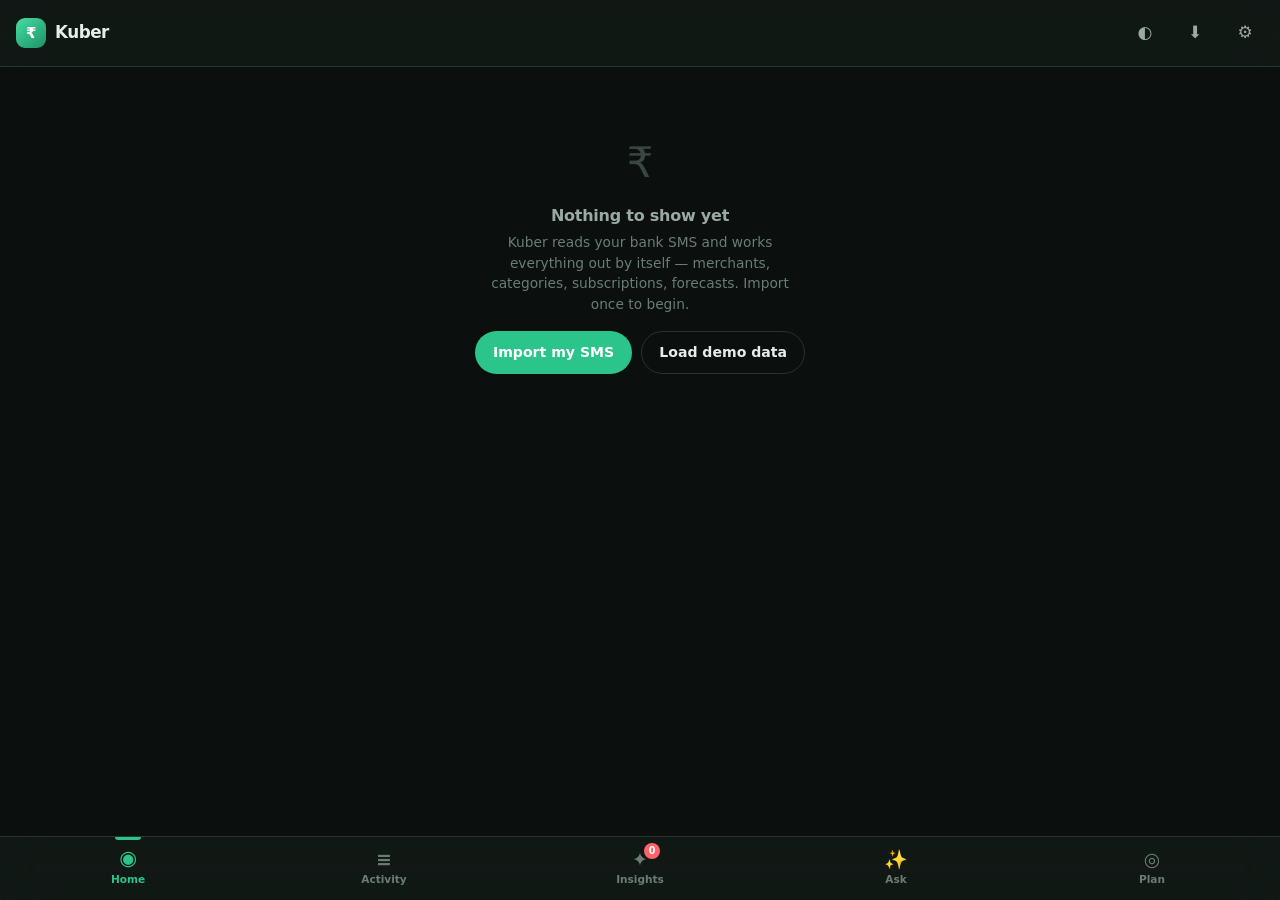
<file: www/index.html>
<!DOCTYPE html>
<html lang="en" data-theme="dark">
<head>
<meta charset="utf-8">
<meta name="viewport" content="width=device-width, initial-scale=1, viewport-fit=cover">
<meta name="description" content="Kuber — an automatic personal finance assistant. Import your bank SMS, and everything else happens by itself.">
<meta name="theme-color" content="#0b100e">
<title>Kuber — Automatic Finance</title>

<link rel="manifest" href="manifest.webmanifest">

<!-- iOS home-screen web app. Safari ignores the manifest for these, so the
     Apple-specific tags are required, not duplicative. -->
<meta name="apple-mobile-web-app-capable" content="yes">
<meta name="apple-mobile-web-app-status-bar-style" content="black-translucent">
<meta name="apple-mobile-web-app-title" content="Kuber">
<meta name="mobile-web-app-capable" content="yes">
<link rel="apple-touch-icon" href="icons/icon-180.png">
<link rel="apple-touch-icon" sizes="152x152" href="icons/icon-152.png">
<link rel="apple-touch-icon" sizes="167x167" href="icons/icon-167.png">
<link rel="apple-touch-icon" sizes="180x180" href="icons/icon-180.png">
<link rel="icon" href="icons/icon-192.png">

<link rel="stylesheet" href="css/app.css">
</head>
<body>

<header class="topbar">
  <div class="logo"><span class="mark">₹</span> Kuber</div>
  <div class="spacer"></div>
  <button class="icon-btn" id="btnTheme" title="Toggle theme" aria-label="Toggle theme">◐</button>
  <button class="icon-btn" id="btnImport" title="Import data" aria-label="Import data">⬇</button>
  <button class="icon-btn" id="btnSettings" title="Settings" aria-label="Settings">⚙</button>
</header>

<main class="app">

  <!-- ============ HOME ============ -->
  <section class="view active" id="view-home">
    <div id="homeContent"></div>
  </section>

  <!-- ============ TIMELINE ============ -->
  <section class="view" id="view-timeline">
    <div class="view-head"><h1>Transactions</h1><span class="sub" id="timelineCount"></span></div>
    <div class="search-bar">
      <span class="ico">🔎</span>
      <input type="text" id="searchInput" placeholder="Try: swiggy, fuel above 1000, upi, last month…" autocomplete="off">
    </div>
    <div class="chips" id="filterChips"></div>
    <div id="timelineList"></div>
  </section>

  <!-- ============ INSIGHTS ============ -->
  <section class="view" id="view-insights">
    <div class="view-head"><h1>Insights</h1></div>
    <div id="insightsContent"></div>
  </section>

  <!-- ============ ASSISTANT ============ -->
  <section class="view" id="view-assistant">
    <div class="view-head"><h1>Ask Kuber</h1></div>
    <div id="assistantContent"></div>
  </section>

  <!-- ============ PLAN ============ -->
  <section class="view" id="view-plan">
    <div class="view-head"><h1>Plan</h1></div>
    <div id="planContent"></div>
  </section>

</main>

<nav class="nav" role="tablist">
  <button data-view="home" class="active"><span class="ico">◉</span>Home</button>
  <button data-view="timeline"><span class="ico">≡</span>Activity</button>
  <button data-view="insights"><span class="ico">✦</span>Insights<span class="badge" id="reviewBadge" hidden>0</span></button>
  <button data-view="assistant"><span class="ico">✨</span>Ask</button>
  <button data-view="plan"><span class="ico">◎</span>Plan</button>
</nav>

<div id="modalRoot"></div>
<div id="toastRoot"></div>

<script type="module" src="js/app.js"></script>
<script>
  // Registered outside the module so a service-worker failure can never stop
  // the app itself from booting.
  if ('serviceWorker' in navigator && location.protocol.startsWith('http')) {
    window.addEventListener('load', () => {
      navigator.serviceWorker.register('sw.js', { scope: './' }).catch(() => {});
    });
  }
</script>
</body>
</html>
</file>
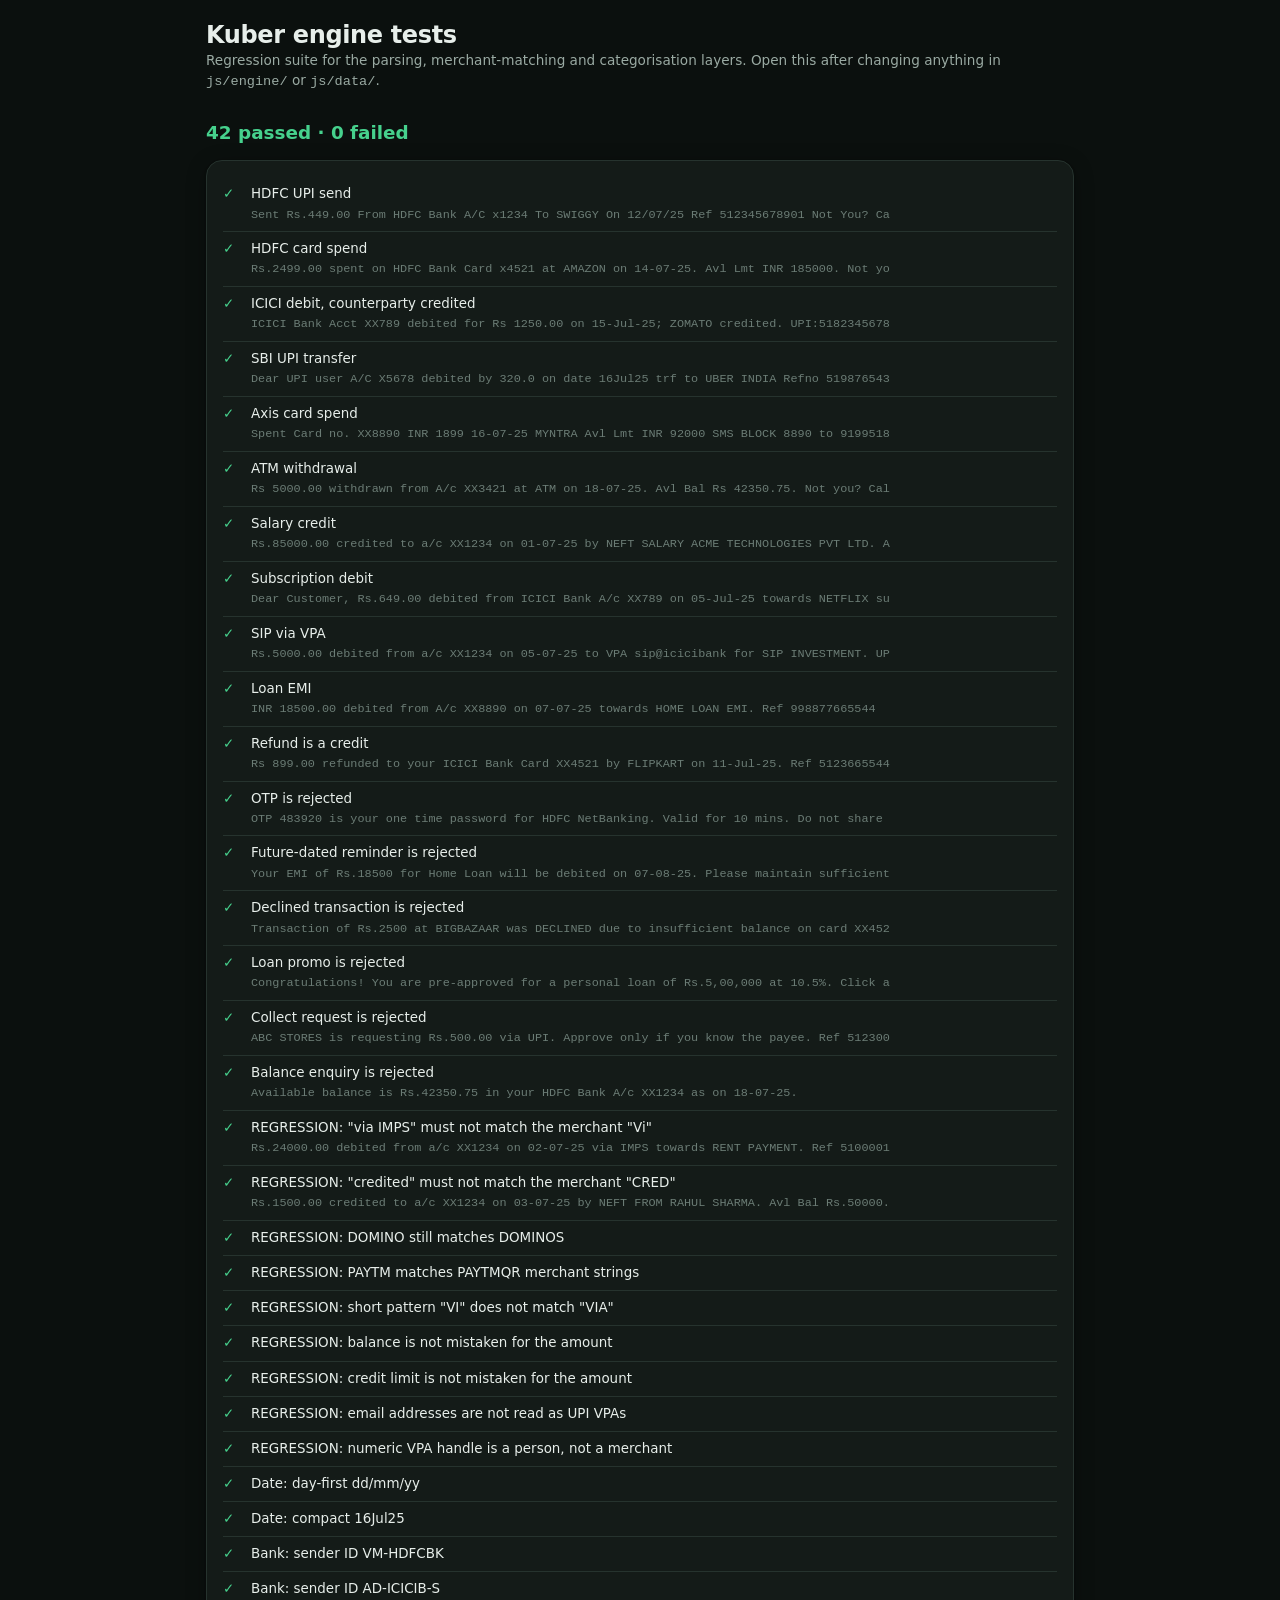
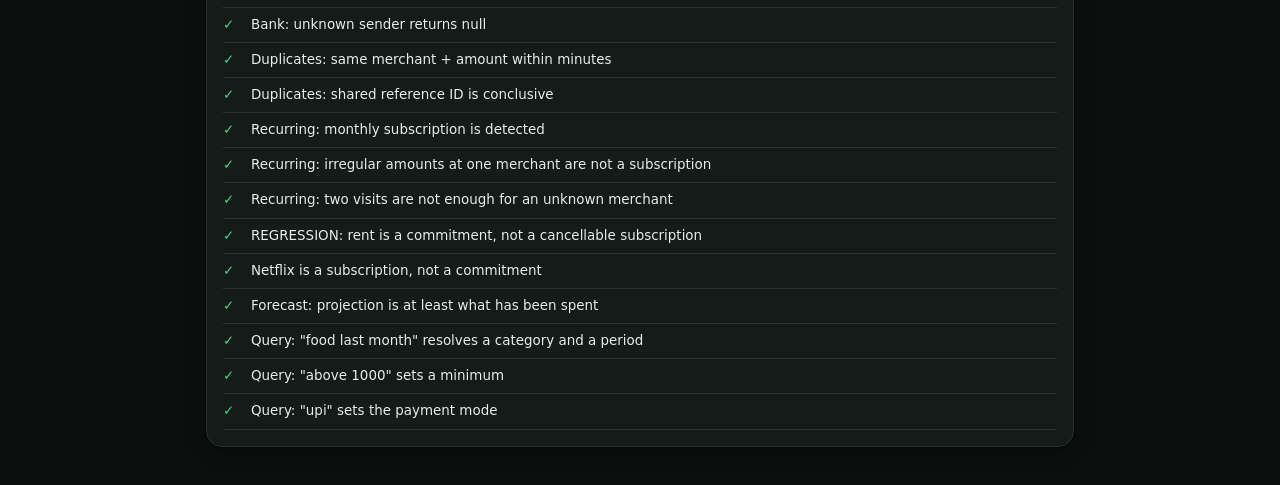
<file: www/tests.html>
<!DOCTYPE html>
<html lang="en" data-theme="dark">
<head>
<meta charset="utf-8">
<meta name="viewport" content="width=device-width, initial-scale=1">
<title>Kuber — Engine tests</title>
<link rel="stylesheet" href="css/app.css">
<style>
  body { padding: 20px; padding-bottom: 40px; }
  .app { max-width: 900px; }
  .case { display: flex; gap: 10px; padding: 7px 0; border-bottom: 1px solid var(--border); font-size: 0.84rem; align-items: flex-start; }
  .case .mark { flex: none; width: 18px; font-weight: 700; }
  .case.pass .mark { color: var(--income); }
  .case.fail .mark { color: var(--spend); }
  .case .detail { flex: 1; min-width: 0; }
  .case .why { color: var(--spend); font-size: 0.78rem; margin-top: 2px; }
  .case .raw { color: var(--text-3); font-size: 0.74rem; font-family: ui-monospace, monospace; margin-top: 2px; word-break: break-word; }
  .summary { font-size: 1.15rem; font-weight: 700; padding: 14px 0; }
</style>
</head>
<body>
<div class="app">
  <h1>Kuber engine tests</h1>
  <p class="muted mb">Regression suite for the parsing, merchant-matching and categorisation layers. Open this after changing anything in <code>js/engine/</code> or <code>js/data/</code>.</p>
  <div id="out"></div>
</div>
<script type="module" src="js/tests.js"></script>
</body>
</html>
</file>
<file: www/css/app.css>
/* Kuber — design system
   Material 3 inspired tokens, mobile-first, one-handed reach.
   Everything is a CSS variable so the Flutter port can consume the same values. */

:root {
  color-scheme: light dark;

  /* Brand */
  --brand: #00875a;
  --brand-bright: #00a06b;
  --brand-dim: #006644;

  /* Semantic */
  --spend: #e5484d;
  --income: #30a46c;
  --warn: #f5a524;
  --info: #3b82f6;

  /* Radii & motion */
  --r-sm: 10px;
  --r-md: 16px;
  --r-lg: 22px;
  --r-full: 999px;
  --ease: cubic-bezier(0.22, 1, 0.36, 1);
  --dur: 0.28s;

  /* Layout */
  --nav-h: 64px;
  --max-w: 1180px;

  /* Light surfaces */
  --bg: #f4f6f5;
  --bg-2: #eaeeec;
  --surface: #ffffff;
  --surface-2: #f7f9f8;
  --surface-3: #eef2f0;
  --border: #dde3e0;
  --text: #10201a;
  --text-2: #5a6b64;
  --text-3: #8b9993;
  --shadow: 0 1px 2px rgba(16, 32, 26, 0.06), 0 4px 16px rgba(16, 32, 26, 0.06);
  --shadow-lg: 0 8px 40px rgba(16, 32, 26, 0.14);
  --glass: rgba(255, 255, 255, 0.72);
}

:root[data-theme='dark'],
:root:not([data-theme='light']) {
  --bg: #0b100e;
  --bg-2: #0e1512;
  --surface: #141b18;
  --surface-2: #1a2320;
  --surface-3: #212b27;
  --border: #26332e;
  --text: #e7eeea;
  --text-2: #9aaaa3;
  --text-3: #6b7c75;
  --shadow: 0 1px 2px rgba(0, 0, 0, 0.4), 0 4px 20px rgba(0, 0, 0, 0.3);
  --shadow-lg: 0 12px 48px rgba(0, 0, 0, 0.55);
  --glass: rgba(20, 27, 24, 0.78);
  --brand: #2bc48a;
  --brand-bright: #46dda2;
  --brand-dim: #1d9268;
  --spend: #ff6369;
  --income: #46d18d;
}

/* An explicit light choice must beat the dark default above. */
:root[data-theme='light'] {
  --bg: #f4f6f5;
  --bg-2: #eaeeec;
  --surface: #ffffff;
  --surface-2: #f7f9f8;
  --surface-3: #eef2f0;
  --border: #dde3e0;
  --text: #10201a;
  --text-2: #5a6b64;
  --text-3: #8b9993;
  --glass: rgba(255, 255, 255, 0.72);
  --brand: #00875a;
  --brand-bright: #00a06b;
  --spend: #e5484d;
  --income: #30a46c;
}

* { box-sizing: border-box; margin: 0; padding: 0; }

html { -webkit-text-size-adjust: 100%; }

body {
  font-family: 'Inter', -apple-system, BlinkMacSystemFont, 'Segoe UI', Roboto, system-ui, sans-serif;
  background: var(--bg);
  color: var(--text);
  font-size: 15px;
  line-height: 1.5;
  min-height: 100vh;
  -webkit-font-smoothing: antialiased;
  padding-bottom: calc(var(--nav-h) + env(safe-area-inset-bottom, 0px));
  transition: background var(--dur) var(--ease), color var(--dur) var(--ease);
}

/* Tabular figures everywhere money is shown — columns must align. */
.num, .amount, .stat-value, td.num { font-variant-numeric: tabular-nums; }

h1, h2, h3, h4 { font-weight: 650; letter-spacing: -0.015em; line-height: 1.25; }
h1 { font-size: 1.5rem; }
h2 { font-size: 1.15rem; }
h3 { font-size: 1rem; }

button, input, select, textarea { font: inherit; color: inherit; }
button { cursor: pointer; border: none; background: none; }
a { color: var(--brand); text-decoration: none; }

/* ---------- Layout ---------- */

.app { max-width: var(--max-w); margin: 0 auto; padding: 0 16px; }

.topbar {
  position: sticky; top: 0; z-index: 40;
  display: flex; align-items: center; gap: 12px;
  padding: 14px 16px calc(14px + env(safe-area-inset-top, 0px));
  background: var(--glass);
  backdrop-filter: blur(18px) saturate(180%);
  -webkit-backdrop-filter: blur(18px) saturate(180%);
  border-bottom: 1px solid var(--border);
}

.topbar .logo {
  display: flex; align-items: center; gap: 9px;
  font-weight: 750; font-size: 1.05rem; letter-spacing: -0.03em;
}
.topbar .logo .mark {
  width: 30px; height: 30px; border-radius: 9px; flex: none;
  background: linear-gradient(140deg, var(--brand-bright), var(--brand-dim));
  display: grid; place-items: center; color: #fff; font-size: 15px; font-weight: 800;
}
.topbar .spacer { flex: 1; }

.icon-btn {
  width: 38px; height: 38px; border-radius: var(--r-full);
  display: grid; place-items: center; font-size: 17px;
  color: var(--text-2); transition: background var(--dur) var(--ease), color var(--dur) var(--ease);
}
.icon-btn:hover { background: var(--surface-3); color: var(--text); }

/* ---------- Bottom navigation ---------- */

.nav {
  position: fixed; bottom: 0; left: 0; right: 0; z-index: 50;
  height: calc(var(--nav-h) + env(safe-area-inset-bottom, 0px));
  padding-bottom: env(safe-area-inset-bottom, 0px);
  display: flex; align-items: stretch;
  background: var(--glass);
  backdrop-filter: blur(20px) saturate(180%);
  -webkit-backdrop-filter: blur(20px) saturate(180%);
  border-top: 1px solid var(--border);
}
.nav button {
  flex: 1; display: flex; flex-direction: column; align-items: center; justify-content: center;
  gap: 3px; font-size: 0.66rem; font-weight: 550; color: var(--text-3);
  transition: color var(--dur) var(--ease); position: relative;
}
.nav button .ico { font-size: 19px; line-height: 1; transition: transform var(--dur) var(--ease); }
.nav button.active { color: var(--brand); }
.nav button.active .ico { transform: translateY(-2px) scale(1.08); }
.nav button.active::before {
  content: ''; position: absolute; top: 0; left: 50%; transform: translateX(-50%);
  width: 26px; height: 3px; border-radius: 0 0 3px 3px; background: var(--brand);
}
.nav button .badge {
  position: absolute; top: 6px; right: 50%; margin-right: -20px;
  min-width: 16px; height: 16px; padding: 0 4px; border-radius: var(--r-full);
  background: var(--spend); color: #fff; font-size: 0.6rem; font-weight: 700;
  display: grid; place-items: center;
}

/* ---------- Views ---------- */

.view { display: none; padding: 18px 0 28px; animation: fade var(--dur) var(--ease); }
.view.active { display: block; }
@keyframes fade { from { opacity: 0; transform: translateY(6px); } to { opacity: 1; transform: none; } }

.view-head { display: flex; align-items: baseline; gap: 10px; margin-bottom: 14px; }
.view-head .sub { color: var(--text-2); font-size: 0.85rem; }

/* ---------- Cards ---------- */

.card {
  background: var(--surface);
  border: 1px solid var(--border);
  border-radius: var(--r-md);
  padding: 16px;
  box-shadow: var(--shadow);
}
.card + .card { margin-top: 12px; }
.card-head { display: flex; align-items: center; gap: 10px; margin-bottom: 12px; }
.card-head h3 { flex: 1; }
.card-head .link { font-size: 0.8rem; color: var(--brand); font-weight: 600; }

.grid { display: grid; gap: 12px; }
.grid-2 { grid-template-columns: repeat(2, 1fr); }
.grid-3 { grid-template-columns: repeat(3, 1fr); }
@media (min-width: 760px) {
  .grid-lg-2 { grid-template-columns: repeat(2, 1fr); }
  .grid-lg-3 { grid-template-columns: repeat(3, 1fr); }
  .grid-lg-4 { grid-template-columns: repeat(4, 1fr); }
}

/* ---------- Hero balance ---------- */

.hero {
  border-radius: var(--r-lg);
  padding: 22px;
  background: linear-gradient(150deg, var(--brand-dim), var(--brand) 55%, var(--brand-bright));
  color: #fff;
  position: relative; overflow: hidden;
  box-shadow: 0 10px 34px -12px var(--brand);
}
.hero::after {
  content: ''; position: absolute; inset: -60% -20% auto auto;
  width: 260px; height: 260px; border-radius: 50%;
  background: radial-gradient(circle, rgba(255, 255, 255, 0.22), transparent 68%);
}
.hero .label { font-size: 0.75rem; opacity: 0.86; text-transform: uppercase; letter-spacing: 0.09em; font-weight: 600; }
.hero .value { font-size: 2.1rem; font-weight: 750; letter-spacing: -0.035em; margin: 5px 0 14px; font-variant-numeric: tabular-nums; }
.hero .row { display: flex; gap: 22px; position: relative; z-index: 1; flex-wrap: wrap; }
.hero .row div { min-width: 0; }
.hero .row .k { font-size: 0.7rem; opacity: 0.82; text-transform: uppercase; letter-spacing: 0.06em; }
.hero .row .v { font-size: 1.02rem; font-weight: 650; font-variant-numeric: tabular-nums; }

/* ---------- Stat tiles ---------- */

.stat {
  background: var(--surface); border: 1px solid var(--border);
  border-radius: var(--r-md); padding: 14px;
}
.stat .stat-label { font-size: 0.72rem; color: var(--text-2); text-transform: uppercase; letter-spacing: 0.06em; font-weight: 600; }
.stat .stat-value { font-size: 1.28rem; font-weight: 700; letter-spacing: -0.025em; margin-top: 4px; }
.stat .stat-note { font-size: 0.75rem; color: var(--text-3); margin-top: 2px; }
.stat.spend .stat-value { color: var(--spend); }
.stat.income .stat-value { color: var(--income); }

/* ---------- Lists ---------- */

.list { display: flex; flex-direction: column; }
.row-item {
  display: flex; align-items: center; gap: 12px;
  padding: 11px 2px; border-bottom: 1px solid var(--border);
  cursor: pointer; transition: background var(--dur) var(--ease);
  border-radius: var(--r-sm);
}
.row-item:last-child { border-bottom: none; }
.row-item:hover { background: var(--surface-2); }
.row-item .avatar {
  width: 38px; height: 38px; border-radius: var(--r-full); flex: none;
  display: grid; place-items: center; font-size: 17px;
  background: var(--surface-3);
}
.row-item .body { flex: 1; min-width: 0; }
.row-item .title { font-weight: 600; white-space: nowrap; overflow: hidden; text-overflow: ellipsis; }
.row-item .meta { font-size: 0.76rem; color: var(--text-3); white-space: nowrap; overflow: hidden; text-overflow: ellipsis; }
.row-item .amount { font-weight: 650; font-size: 0.95rem; white-space: nowrap; }
.row-item .amount.debit { color: var(--text); }
.row-item .amount.credit { color: var(--income); }

.day-header {
  position: sticky; top: 62px; z-index: 5;
  display: flex; justify-content: space-between; align-items: baseline;
  padding: 12px 2px 6px; background: var(--bg);
  font-size: 0.76rem; font-weight: 700; color: var(--text-2);
  text-transform: uppercase; letter-spacing: 0.07em;
}
.day-header .total { color: var(--text-3); font-weight: 600; letter-spacing: 0; text-transform: none; }

/* ---------- Chips & badges ---------- */

.chips { display: flex; gap: 7px; overflow-x: auto; padding: 2px 0 8px; scrollbar-width: none; }
.chips::-webkit-scrollbar { display: none; }
.chip {
  padding: 6px 13px; border-radius: var(--r-full); white-space: nowrap;
  background: var(--surface); border: 1px solid var(--border);
  font-size: 0.8rem; font-weight: 550; color: var(--text-2);
  transition: all var(--dur) var(--ease);
}
.chip:hover { border-color: var(--brand); color: var(--text); }
.chip.active { background: var(--brand); border-color: var(--brand); color: #fff; }

.badge {
  display: inline-flex; align-items: center; gap: 4px;
  padding: 2px 8px; border-radius: var(--r-full);
  font-size: 0.68rem; font-weight: 650;
  background: var(--surface-3); color: var(--text-2);
}
.badge.warn { background: color-mix(in srgb, var(--warn) 18%, transparent); color: var(--warn); }
.badge.bad { background: color-mix(in srgb, var(--spend) 18%, transparent); color: var(--spend); }
.badge.good { background: color-mix(in srgb, var(--income) 18%, transparent); color: var(--income); }
.badge.info { background: color-mix(in srgb, var(--info) 18%, transparent); color: var(--info); }

/* ---------- Buttons ---------- */

.btn {
  display: inline-flex; align-items: center; justify-content: center; gap: 7px;
  padding: 10px 17px; border-radius: var(--r-full);
  font-weight: 620; font-size: 0.88rem;
  background: var(--surface-3); color: var(--text);
  transition: all var(--dur) var(--ease);
  border: 1px solid transparent;
}
.btn:hover { transform: translateY(-1px); box-shadow: var(--shadow); }
.btn:active { transform: none; }
.btn.primary { background: var(--brand); color: #fff; }
.btn.primary:hover { background: var(--brand-bright); }
.btn.ghost { background: transparent; border-color: var(--border); }
.btn.danger { background: color-mix(in srgb, var(--spend) 15%, transparent); color: var(--spend); }
.btn.sm { padding: 6px 12px; font-size: 0.79rem; }
.btn.block { width: 100%; }
.btn:disabled { opacity: 0.45; cursor: not-allowed; transform: none; box-shadow: none; }

.btn-row { display: flex; gap: 9px; flex-wrap: wrap; }

/* ---------- Forms ---------- */

.field { margin-bottom: 13px; }
.field label { display: block; font-size: 0.78rem; font-weight: 620; color: var(--text-2); margin-bottom: 5px; }
.field .hint { font-size: 0.74rem; color: var(--text-3); margin-top: 4px; }
input[type='text'], input[type='number'], input[type='password'], input[type='date'], select, textarea {
  width: 100%; padding: 10px 13px;
  background: var(--surface-2); border: 1px solid var(--border);
  border-radius: var(--r-sm); outline: none;
  transition: border-color var(--dur) var(--ease), box-shadow var(--dur) var(--ease);
}
input:focus, select:focus, textarea:focus {
  border-color: var(--brand);
  box-shadow: 0 0 0 3px color-mix(in srgb, var(--brand) 18%, transparent);
}
textarea { min-height: 120px; resize: vertical; font-family: ui-monospace, 'Cascadia Code', Menlo, monospace; font-size: 0.82rem; }

.search-bar { position: relative; margin-bottom: 12px; }
.search-bar input { padding-left: 38px; border-radius: var(--r-full); }
.search-bar .ico { position: absolute; left: 14px; top: 50%; transform: translateY(-50%); color: var(--text-3); }

/* ---------- Progress ---------- */

.bar { height: 7px; background: var(--surface-3); border-radius: var(--r-full); overflow: hidden; }
.bar > span { display: block; height: 100%; border-radius: var(--r-full); background: var(--brand); transition: width 0.6s var(--ease); }
.bar > span.over { background: var(--spend); }
.bar > span.near { background: var(--warn); }

/* ---------- Insights ---------- */

.insight {
  display: flex; gap: 11px; padding: 13px;
  border-radius: var(--r-md); border: 1px solid var(--border);
  background: var(--surface); margin-bottom: 9px;
  border-left: 3px solid var(--text-3);
}
.insight.bad { border-left-color: var(--spend); }
.insight.warn { border-left-color: var(--warn); }
.insight.good { border-left-color: var(--income); }
.insight.info { border-left-color: var(--info); }
.insight .body { flex: 1; min-width: 0; }
.insight .t { font-weight: 640; font-size: 0.9rem; margin-bottom: 2px; }
.insight .d { font-size: 0.82rem; color: var(--text-2); }
.insight .dismiss { color: var(--text-3); font-size: 1rem; padding: 0 4px; align-self: flex-start; }

/* ---------- Charts ---------- */

.chart { width: 100%; display: block; overflow: visible; }
.chart text { fill: var(--text-3); font-size: 10px; }
.legend { display: flex; flex-wrap: wrap; gap: 9px 15px; margin-top: 12px; font-size: 0.78rem; }
.legend .item { display: flex; align-items: center; gap: 6px; color: var(--text-2); }
.legend .swatch { width: 10px; height: 10px; border-radius: 3px; flex: none; }

.heatmap { display: grid; grid-auto-flow: column; grid-template-rows: repeat(7, 1fr); gap: 3px; overflow-x: auto; padding-bottom: 4px; }
.heatmap .cell { width: 12px; height: 12px; border-radius: 3px; background: var(--surface-3); }

/* ---------- Modal ---------- */

.modal-backdrop {
  position: fixed; inset: 0; z-index: 100;
  background: rgba(0, 0, 0, 0.55);
  backdrop-filter: blur(4px);
  display: grid; place-items: end center;
  animation: fade 0.2s var(--ease);
}
.modal {
  background: var(--surface);
  width: 100%; max-width: 560px;
  max-height: 88vh; overflow-y: auto;
  border-radius: var(--r-lg) var(--r-lg) 0 0;
  padding: 20px 18px calc(24px + env(safe-area-inset-bottom, 0px));
  box-shadow: var(--shadow-lg);
  animation: slideUp 0.32s var(--ease);
}
@media (min-width: 600px) {
  .modal-backdrop { place-items: center; }
  .modal { border-radius: var(--r-lg); max-height: 84vh; }
}
@keyframes slideUp { from { transform: translateY(28px); opacity: 0; } to { transform: none; opacity: 1; } }
.modal .grabber { width: 38px; height: 4px; border-radius: 2px; background: var(--border); margin: -8px auto 14px; }
.modal-head { display: flex; align-items: center; gap: 10px; margin-bottom: 15px; }
.modal-head h2 { flex: 1; }

.kv { display: flex; justify-content: space-between; gap: 14px; padding: 8px 0; border-bottom: 1px solid var(--border); font-size: 0.87rem; }
.kv:last-child { border-bottom: none; }
.kv .k { color: var(--text-2); }
.kv .v { font-weight: 600; text-align: right; word-break: break-word; }

.raw-sms {
  background: var(--surface-2); border: 1px solid var(--border);
  border-radius: var(--r-sm); padding: 11px;
  font-family: ui-monospace, 'Cascadia Code', Menlo, monospace;
  font-size: 0.76rem; color: var(--text-2); line-height: 1.55;
  white-space: pre-wrap; word-break: break-word;
}

/* ---------- Assistant ---------- */

.chat { display: flex; flex-direction: column; gap: 11px; margin-bottom: 14px; }
.msg { max-width: 86%; padding: 11px 14px; border-radius: var(--r-md); font-size: 0.89rem; line-height: 1.55; }
.msg.user { align-self: flex-end; background: var(--brand); color: #fff; border-bottom-right-radius: 5px; }
.msg.bot { align-self: flex-start; background: var(--surface); border: 1px solid var(--border); border-bottom-left-radius: 5px; }
.msg.bot .src { display: block; margin-top: 7px; font-size: 0.7rem; color: var(--text-3); }
.msg strong { font-weight: 680; }

.suggestions { display: flex; flex-wrap: wrap; gap: 7px; margin-bottom: 12px; }
.suggestions button {
  padding: 7px 12px; border-radius: var(--r-full);
  background: var(--surface); border: 1px solid var(--border);
  font-size: 0.79rem; color: var(--text-2); text-align: left;
  transition: all var(--dur) var(--ease);
}
.suggestions button:hover { border-color: var(--brand); color: var(--text); }

.composer { display: flex; gap: 8px; position: sticky; bottom: 8px; }
.composer input { border-radius: var(--r-full); }
.composer button { flex: none; width: 42px; height: 42px; border-radius: var(--r-full); background: var(--brand); color: #fff; display: grid; place-items: center; }

/* ---------- Empty & misc ---------- */

.empty { text-align: center; padding: 46px 20px; color: var(--text-3); }
.empty .ico { font-size: 42px; margin-bottom: 12px; opacity: 0.5; }
.empty h3 { color: var(--text-2); margin-bottom: 6px; }
.empty p { font-size: 0.86rem; max-width: 330px; margin: 0 auto 16px; }

.dropzone {
  border: 2px dashed var(--border); border-radius: var(--r-md);
  padding: 30px 18px; text-align: center; color: var(--text-2);
  transition: all var(--dur) var(--ease); cursor: pointer;
}
.dropzone:hover, .dropzone.over { border-color: var(--brand); background: color-mix(in srgb, var(--brand) 6%, transparent); }
.dropzone .ico { font-size: 30px; display: block; margin-bottom: 8px; }

.toast {
  position: fixed; left: 50%; transform: translateX(-50%);
  bottom: calc(var(--nav-h) + 18px); z-index: 200;
  background: var(--text); color: var(--bg);
  padding: 11px 18px; border-radius: var(--r-full);
  font-size: 0.85rem; font-weight: 600;
  box-shadow: var(--shadow-lg);
  animation: toastIn 0.3s var(--ease);
  max-width: calc(100vw - 32px); text-align: center;
}
@keyframes toastIn { from { transform: translate(-50%, 14px); opacity: 0; } to { transform: translate(-50%, 0); opacity: 1; } }

.table-wrap { overflow-x: auto; }
table { width: 100%; border-collapse: collapse; font-size: 0.85rem; }
th, td { text-align: left; padding: 9px 10px; border-bottom: 1px solid var(--border); white-space: nowrap; }
th { font-size: 0.72rem; text-transform: uppercase; letter-spacing: 0.06em; color: var(--text-3); font-weight: 650; }
td.num, th.num { text-align: right; }

.divider { height: 1px; background: var(--border); margin: 16px 0; }
.muted { color: var(--text-2); font-size: 0.85rem; }
.tiny { font-size: 0.75rem; color: var(--text-3); }
.center { text-align: center; }
.mt { margin-top: 12px; }
.mb { margin-bottom: 12px; }

.notice {
  padding: 12px 14px; border-radius: var(--r-md);
  background: color-mix(in srgb, var(--info) 10%, transparent);
  border: 1px solid color-mix(in srgb, var(--info) 30%, transparent);
  font-size: 0.83rem; color: var(--text-2);
}
.notice.warn { background: color-mix(in srgb, var(--warn) 10%, transparent); border-color: color-mix(in srgb, var(--warn) 32%, transparent); }
.notice strong { color: var(--text); }

.score-ring { display: flex; align-items: center; gap: 18px; }
.score-ring svg { flex: none; }
.score-ring .num { font-size: 1.9rem; font-weight: 750; letter-spacing: -0.03em; }

@media (prefers-reduced-motion: reduce) {
  *, *::before, *::after { animation-duration: 0.01ms !important; transition-duration: 0.01ms !important; }
}
</file>
